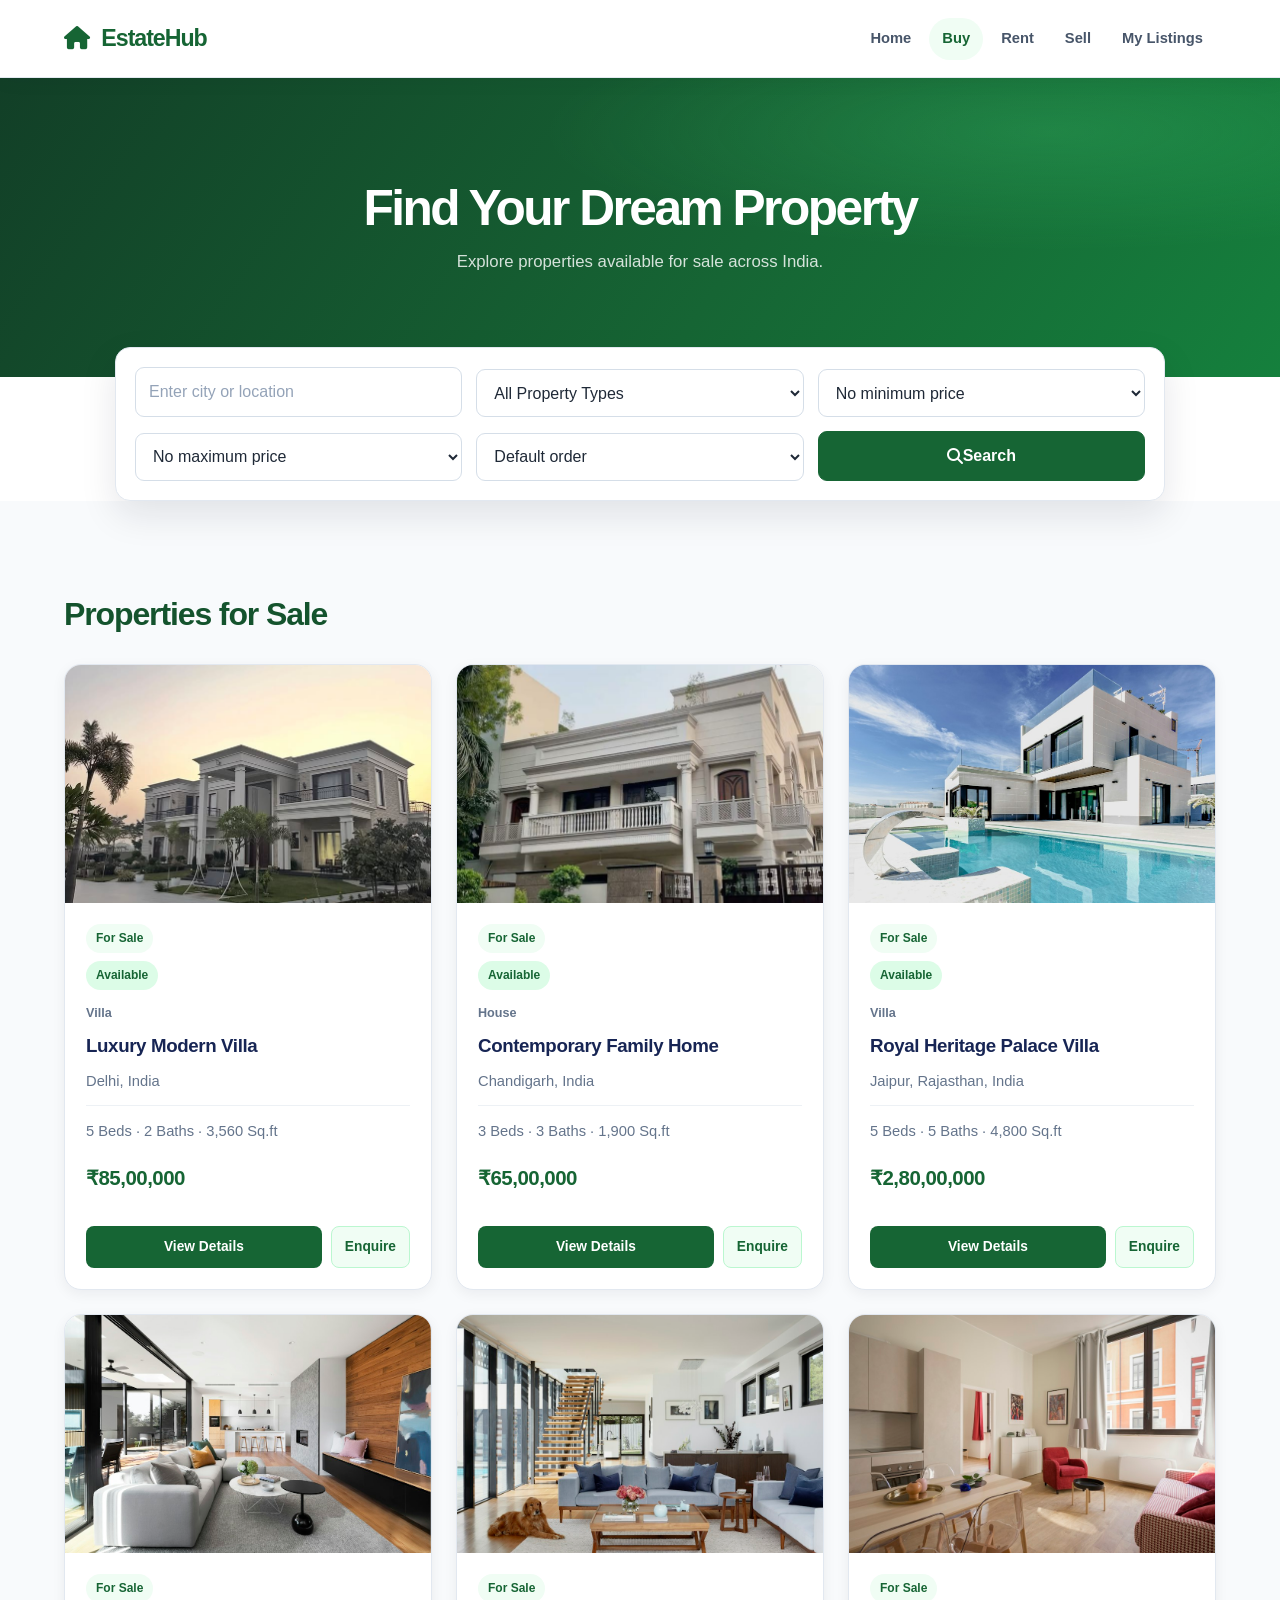
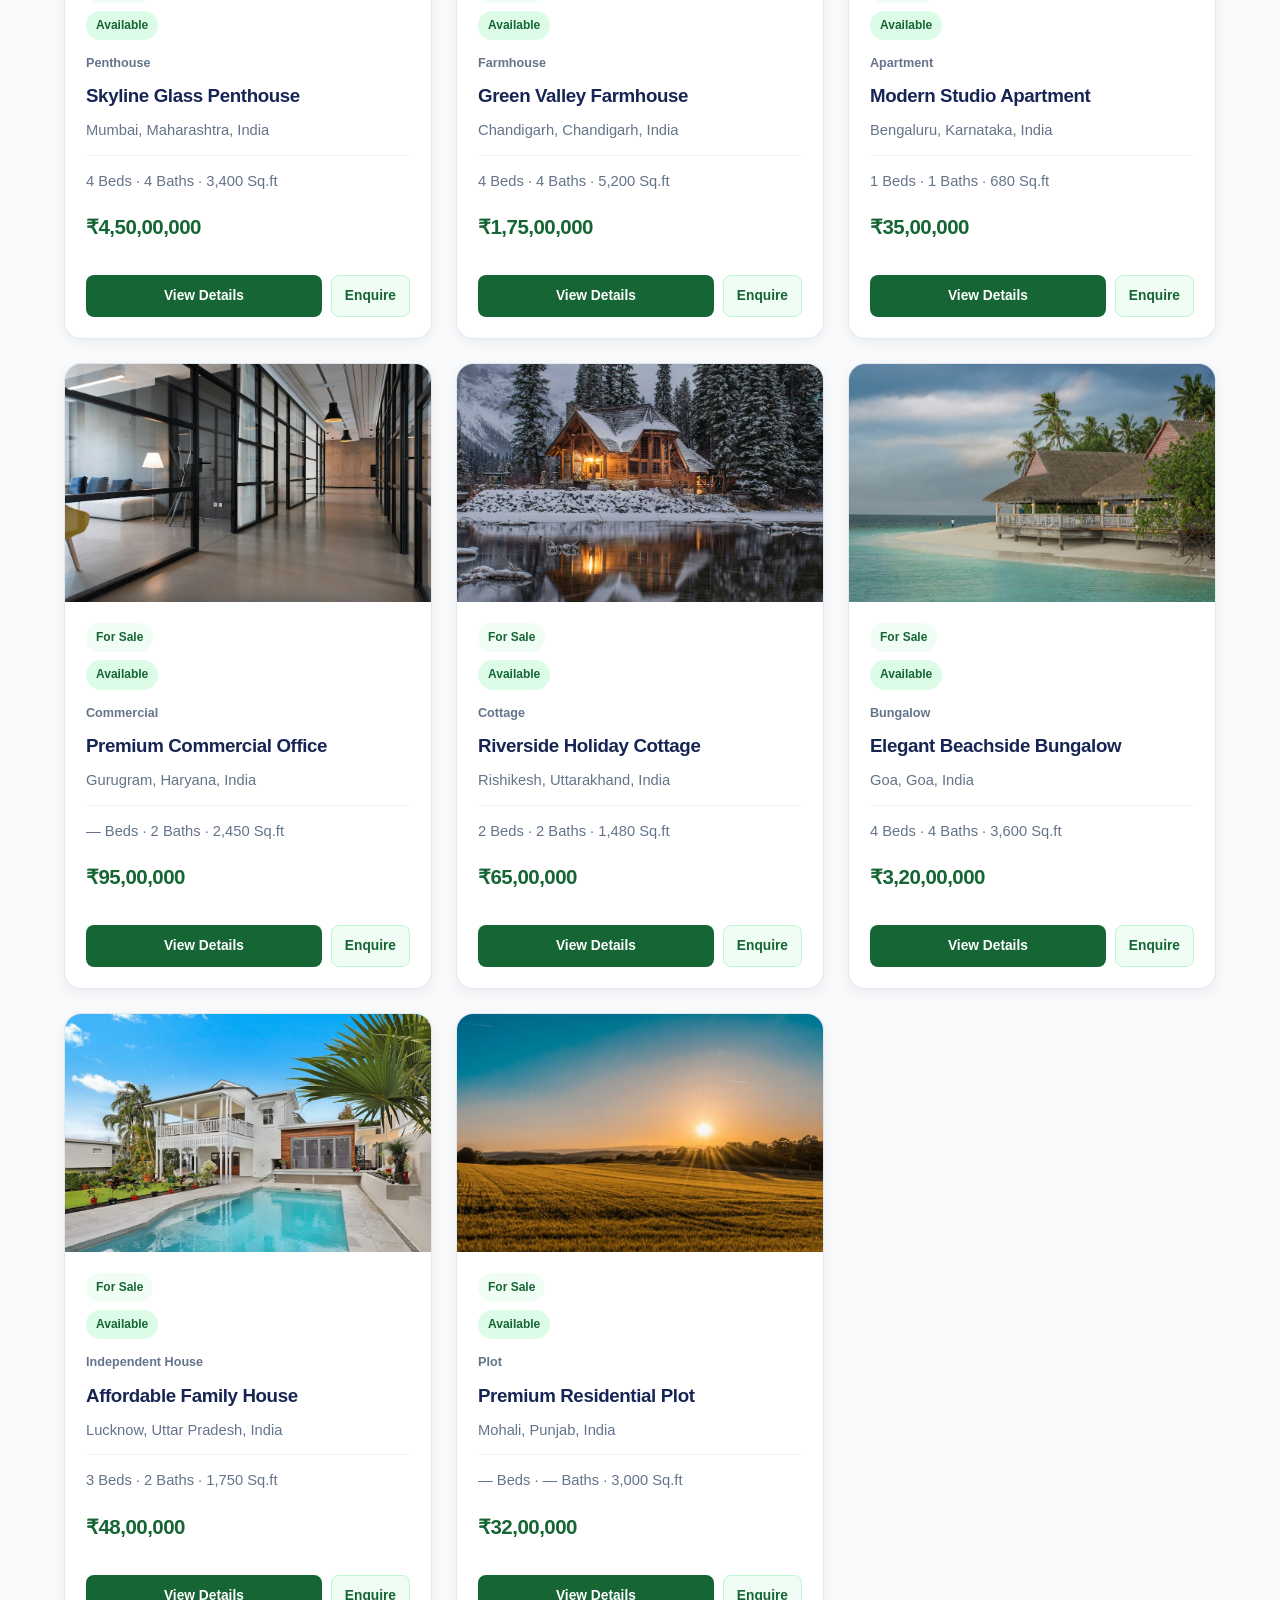
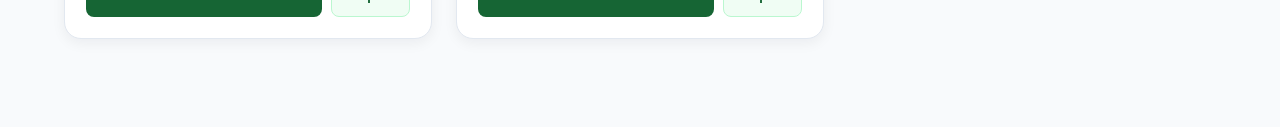
<file: EstateHub-Complete-Frontend/EstateHub/project/buy.html>
<!DOCTYPE html>
<html lang="en">
<head>
    <meta charset="UTF-8">
    <meta name="viewport" content="width=device-width, initial-scale=1.0">
    <title>Buy Properties | EstateHub</title>
    <link rel="stylesheet" href="css.css">
    <link rel="stylesheet" href="https://cdnjs.cloudflare.com/ajax/libs/font-awesome/6.7.2/css/all.min.css">
</head>
<body>
    <header class="navbar">
        <h2 class="logo">
            <i class="fa-solid fa-house"></i> EstateHub
        </h2>

        <nav aria-label="Main navigation">
            <ul>
                <li><a href="index.html">Home</a></li>
                <li><a href="buy.html" aria-current="page">Buy</a></li>
                <li><a href="rent.html">Rent</a></li>
                <li><a href="sell.html">Sell</a></li>
                <li><a href="listings.html">My Listings</a></li>
            </ul>
        </nav>
    </header>

    <section class="page-banner">
        <h1>Find Your Dream Property</h1>
        <p>Explore properties available for sale across India.</p>
    </section>

    <section class="page-search" aria-label="Search properties for sale">
        <input type="text" id="buy-location" placeholder="Enter city or location"
            aria-label="City or location">

        <select id="buy-type" aria-label="Property type">
            <option value="">All Property Types</option>
            <option value="house">House</option>
            <option value="villa">Villa</option>
            <option value="apartment">Apartment</option>
            <option value="penthouse">Penthouse</option>
            <option value="farmhouse">Farmhouse</option>
            <option value="cottage">Cottage</option>
            <option value="bungalow">Bungalow</option>
            <option value="independent-house">Independent House</option>
            <option value="plot">Plot</option>
            <option value="commercial">Commercial</option>
        </select>

        <select id="buy-min-price" aria-label="Minimum price">
            <option value="">No minimum price</option>
            <option value="1000000">₹10 Lakh</option>
            <option value="5000000">₹50 Lakh</option>
            <option value="10000000">₹1 Crore</option>
            <option value="20000000">₹2 Crore</option>
            <option value="30000000">₹3 Crore</option>
            <option value="50000000">₹5 Crore</option>
        </select>

        <select id="buy-max-price" aria-label="Maximum price">
            <option value="">No maximum price</option>
            <option value="5000000">₹50 Lakh</option>
            <option value="10000000">₹1 Crore</option>
            <option value="20000000">₹2 Crore</option>
            <option value="30000000">₹3 Crore</option>
            <option value="50000000">₹5 Crore</option>
        </select>

        <select id="buy-sort" aria-label="Sort properties">
            <option value="default">Default order</option>
            <option value="price-low">Price: Low to High</option>
            <option value="price-high">Price: High to Low</option>
        </select>

        <button type="button" id="buy-search-btn">
            <i class="fa-solid fa-magnifying-glass"></i> Search
        </button>
    </section>

    <section class="buy-properties">
        <h2>Properties for Sale</h2>
        <div id="buy-property-list" class="property-grid">
            <p>Properties will appear here.</p>
        </div>
    </section>

    <script src="browse.js"></script>
</body>
</html>
</file>
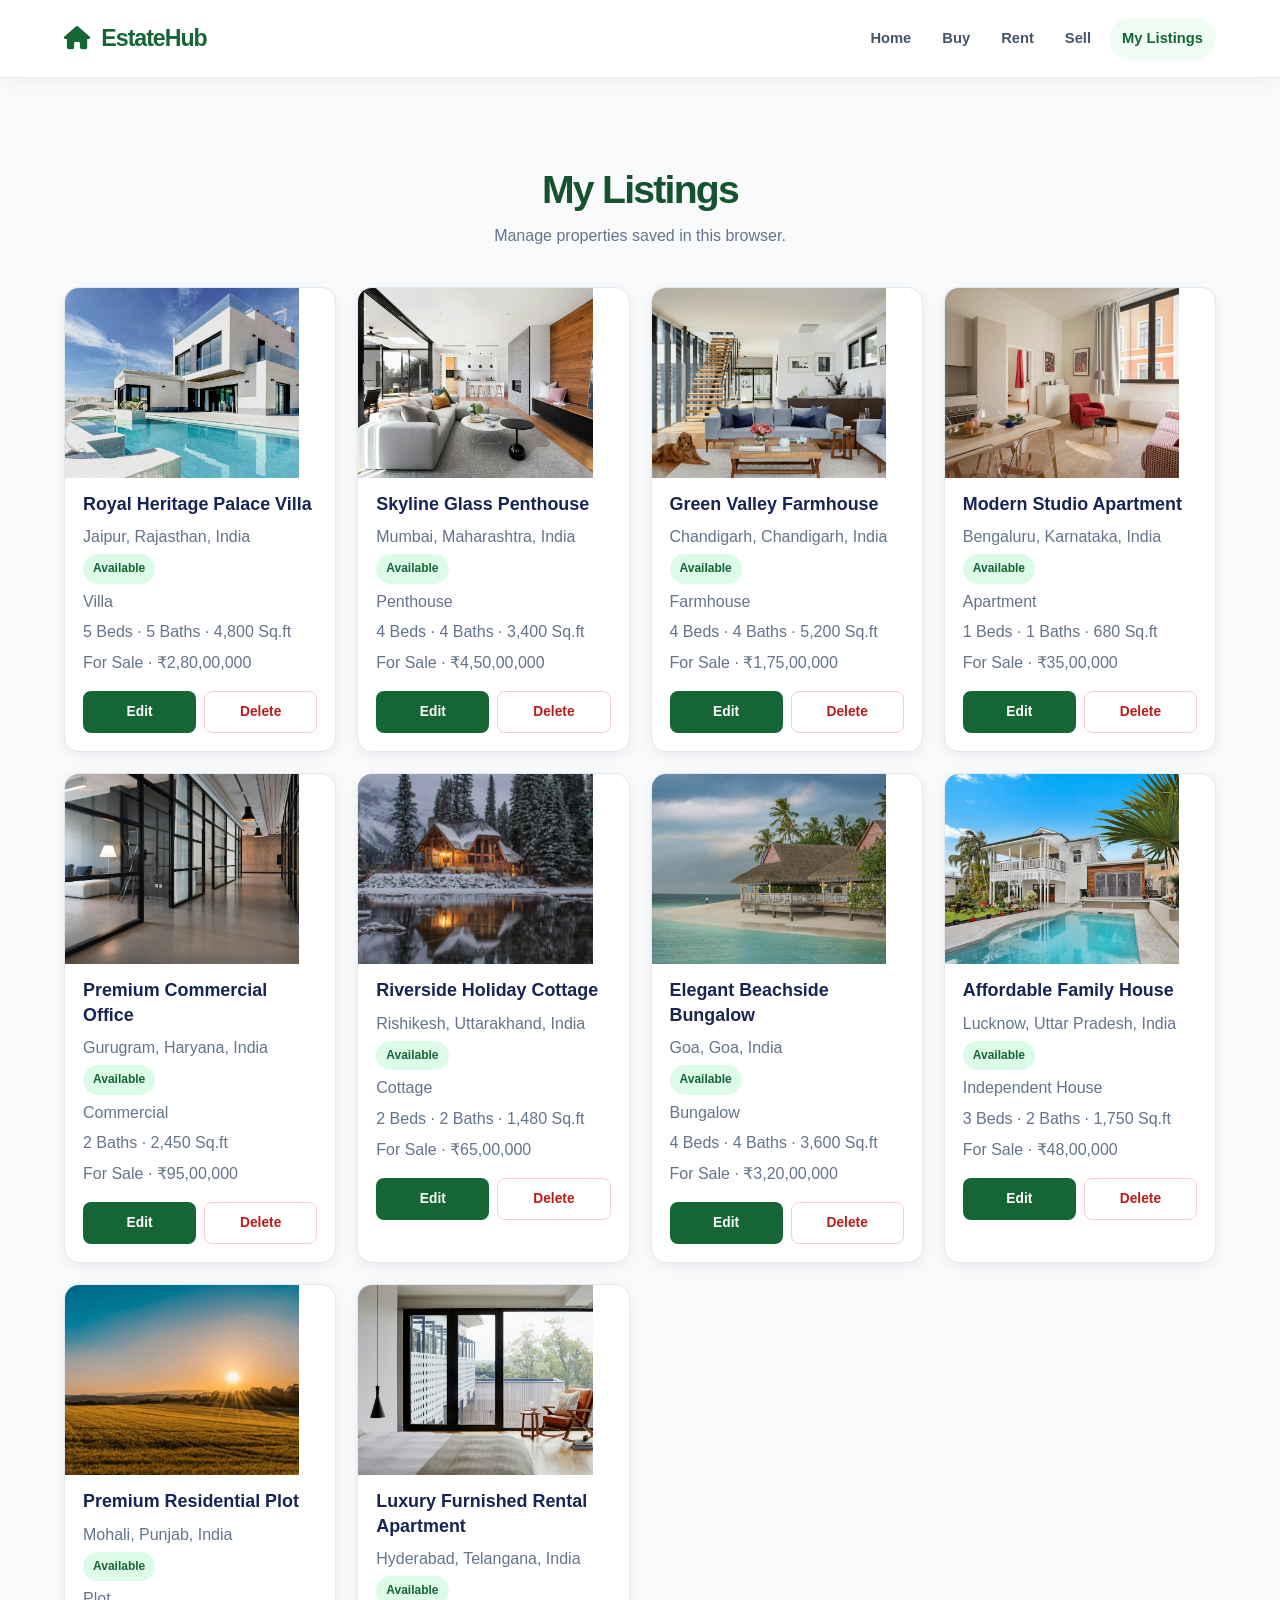
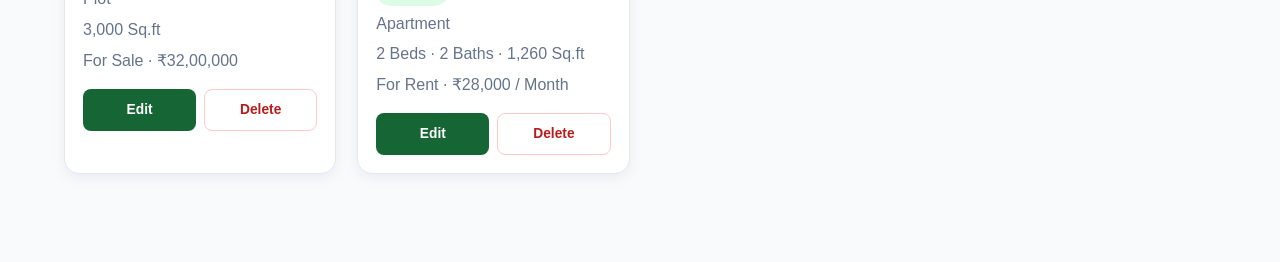
<file: EstateHub-Complete-Frontend/EstateHub/project/listings.html>
<!DOCTYPE html>
<html lang="en">
<head>
    <meta charset="UTF-8">
    <meta name="viewport" content="width=device-width, initial-scale=1.0">
    <title>My Listings | EstateHub</title>
    <link rel="stylesheet" href="css.css">
    <link rel="stylesheet" href="https://cdnjs.cloudflare.com/ajax/libs/font-awesome/6.7.2/css/all.min.css">
</head>
<body>
    <header class="navbar">
        <h2 class="logo"><i class="fa-solid fa-house"></i> EstateHub</h2>
        <nav aria-label="Main navigation">
            <ul>
                <li><a href="index.html">Home</a></li>
                <li><a href="buy.html">Buy</a></li>
                <li><a href="rent.html">Rent</a></li>
                <li><a href="sell.html">Sell</a></li>
                <li><a href="listings.html" aria-current="page">My Listings</a></li>
            </ul>
        </nav>
    </header>

    <main>
        <section class="my-listings-section">
            <div class="section-heading">
                <h1>My Listings</h1>
                <p>Manage properties saved in this browser.</p>
            </div>
            <p id="listings-status" role="status" aria-live="polite"></p>
            <div id="my-properties-container" class="my-properties-list"></div>
        </section>

        <section class="add-property-section" id="edit-listing-section" hidden>
            <div class="section-heading">
                <h2>Edit Listing</h2>
            </div>
            <form id="edit-listing-form">
                <input type="text" id="edit-title" placeholder="Property Name" required>
                <input type="text" id="edit-location" placeholder="Property Location" required>
                <input type="text" id="edit-country" placeholder="Country" required>
                <input type="number" id="edit-price" placeholder="Price (₹)" min="1" step="any" required>
                <select id="edit-listing-type" required>
                    <option value="sale">For Sale</option>
                    <option value="rent">For Rent</option>
                </select>
                <select id="edit-type" required>
                    <option value="house">House</option>
                    <option value="apartment">Apartment</option>
                    <option value="villa">Villa</option>
                    <option value="penthouse">Penthouse</option>
                    <option value="farmhouse">Farmhouse</option>
                    <option value="cottage">Cottage</option>
                    <option value="bungalow">Bungalow</option>
                    <option value="independent-house">Independent House</option>
                    <option value="plot">Plot</option>
                    <option value="commercial">Commercial</option>
                </select>
                <input type="number" id="edit-beds" placeholder="Bedrooms" min="0" step="1" required>
                <input type="number" id="edit-baths" placeholder="Bathrooms" min="0" step="1" required>
                <input type="number" id="edit-area" placeholder="Area in Sq.ft" min="1" step="any" required>
                <button type="submit">Save Changes</button>
                <button type="button" id="cancel-edit-listing">Cancel</button>
            </form>
        </section>
    </main>
    <script src="browse.js"></script>
    <script src="listings.js"></script>
</body>
</html>
</file>
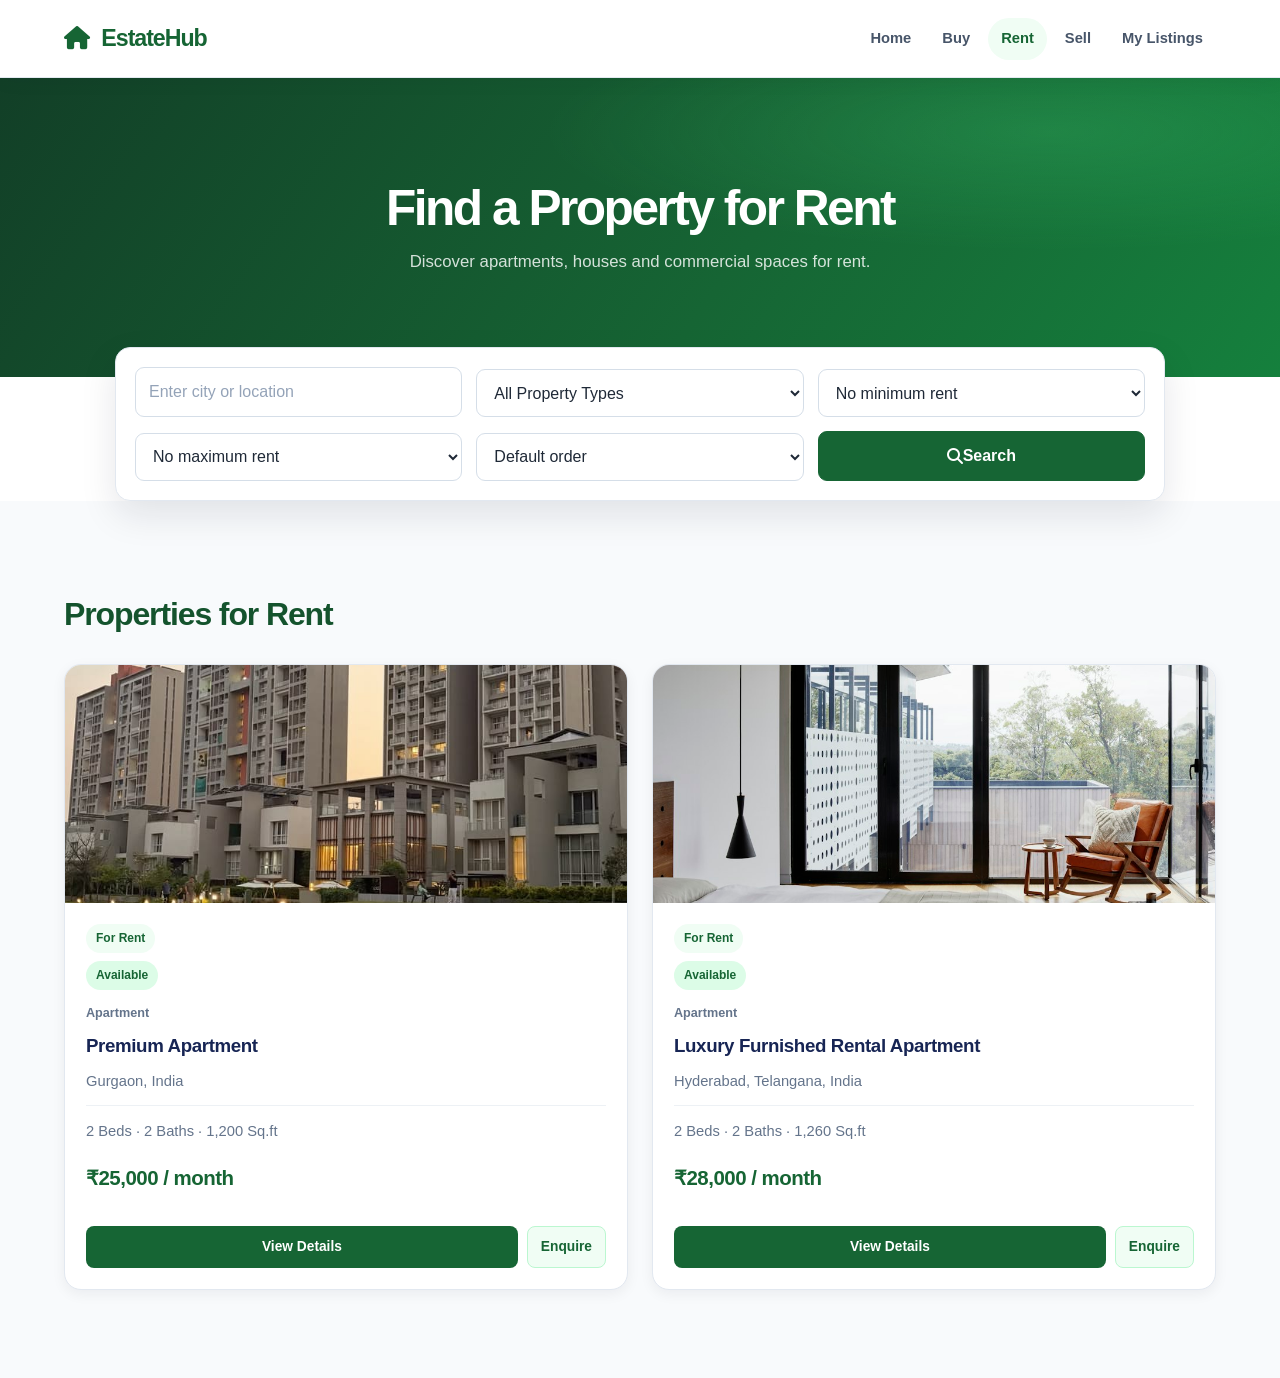
<file: EstateHub-Complete-Frontend/EstateHub/project/rent.html>
<!DOCTYPE html>
<html lang="en">
<head>
    <meta charset="UTF-8">
    <meta name="viewport" content="width=device-width, initial-scale=1.0">
    <title>Rent Properties | EstateHub</title>
    <link rel="stylesheet" href="css.css">
    <link rel="stylesheet" href="https://cdnjs.cloudflare.com/ajax/libs/font-awesome/6.7.2/css/all.min.css">
</head>
<body>
    <header class="navbar">
        <h2 class="logo">
            <i class="fa-solid fa-house"></i> EstateHub
        </h2>

        <nav aria-label="Main navigation">
            <ul>
                <li><a href="index.html">Home</a></li>
                <li><a href="buy.html">Buy</a></li>
                <li><a href="rent.html" aria-current="page">Rent</a></li>
                <li><a href="sell.html">Sell</a></li>
                <li><a href="listings.html">My Listings</a></li>
            </ul>
        </nav>
    </header>

    <section class="page-banner">
        <h1>Find a Property for Rent</h1>
        <p>Discover apartments, houses and commercial spaces for rent.</p>
    </section>

    <section class="page-search" aria-label="Search rental properties">
        <input type="text" id="rent-location" placeholder="Enter city or location"
            aria-label="City or location">

        <select id="rent-type" aria-label="Property type">
            <option value="">All Property Types</option>
            <option value="house">House</option>
            <option value="villa">Villa</option>
            <option value="apartment">Apartment</option>
            <option value="penthouse">Penthouse</option>
            <option value="farmhouse">Farmhouse</option>
            <option value="cottage">Cottage</option>
            <option value="bungalow">Bungalow</option>
            <option value="independent-house">Independent House</option>
            <option value="plot">Plot</option>
            <option value="commercial">Commercial</option>
        </select>

        <select id="rent-min-price" aria-label="Minimum monthly rent">
            <option value="">No minimum rent</option>
            <option value="10000">₹10,000 / month</option>
            <option value="20000">₹20,000 / month</option>
            <option value="30000">₹30,000 / month</option>
            <option value="50000">₹50,000 / month</option>
        </select>

        <select id="rent-max-price" aria-label="Maximum monthly rent">
            <option value="">No maximum rent</option>
            <option value="20000">₹20,000 / month</option>
            <option value="30000">₹30,000 / month</option>
            <option value="50000">₹50,000 / month</option>
            <option value="100000">₹1 Lakh / month</option>
        </select>

        <select id="rent-sort" aria-label="Sort rental properties">
            <option value="default">Default order</option>
            <option value="price-low">Rent: Low to High</option>
            <option value="price-high">Rent: High to Low</option>
        </select>

        <button type="button" id="rent-search-btn">
            <i class="fa-solid fa-magnifying-glass"></i> Search
        </button>
    </section>

    <section class="buy-properties">
        <h2>Properties for Rent</h2>
        <div id="rent-property-list" class="property-grid">
            <p>Rental properties will appear here.</p>
        </div>
    </section>

    <script src="browse.js"></script>
</body>
</html>
</file>
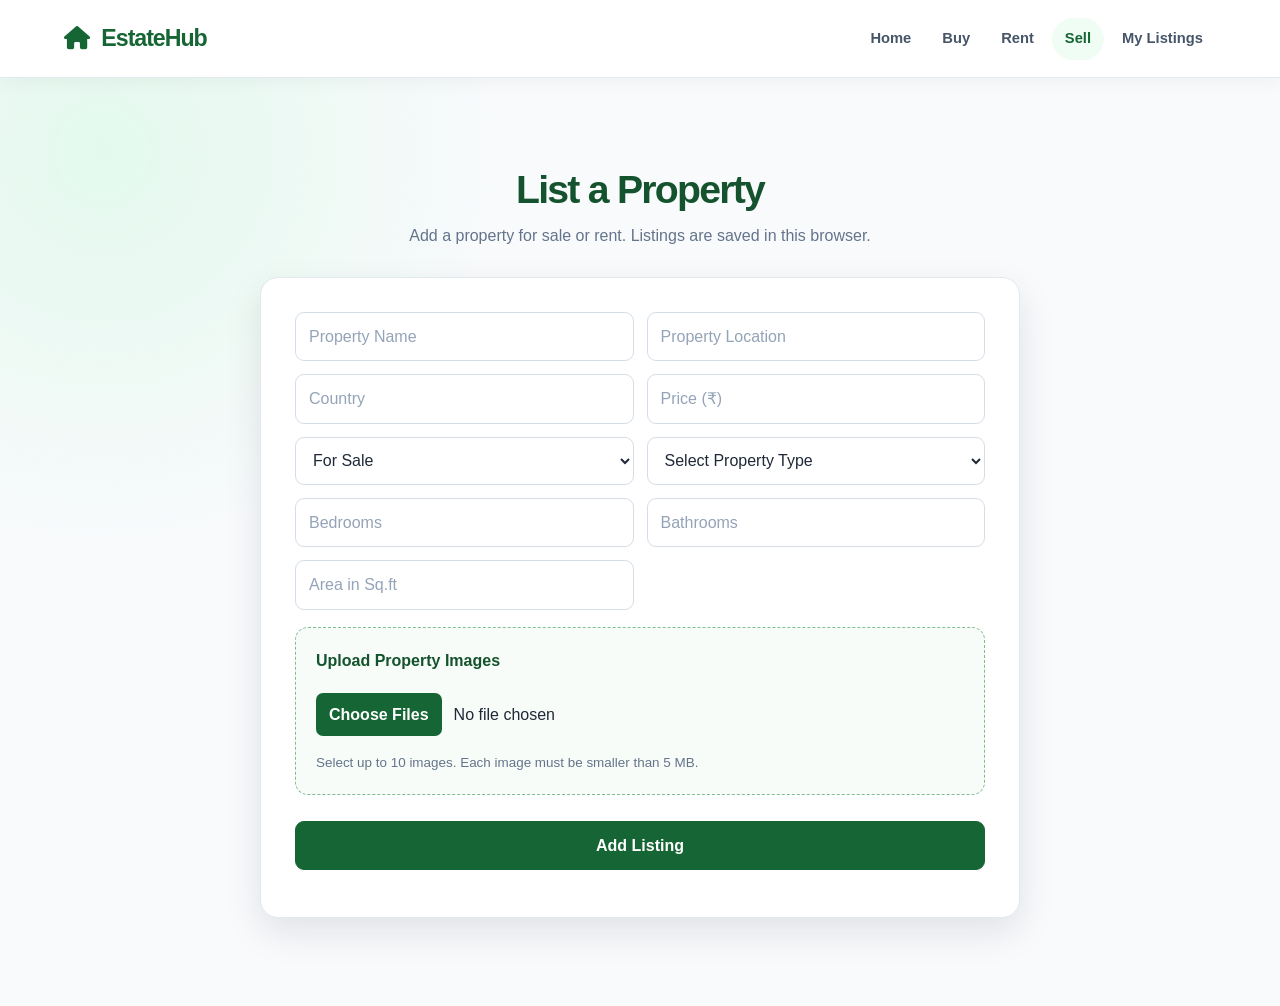
<file: EstateHub-Complete-Frontend/EstateHub/project/sell.html>
<!DOCTYPE html>
<html lang="en">
<head>
    <meta charset="UTF-8">
    <meta name="viewport" content="width=device-width, initial-scale=1.0">
    <title>Sell a Property | EstateHub</title>
    <link rel="stylesheet" href="css.css">
    <link rel="stylesheet" href="https://cdnjs.cloudflare.com/ajax/libs/font-awesome/6.7.2/css/all.min.css">
</head>
<body>
    <header class="navbar">
        <h2 class="logo"><i class="fa-solid fa-house"></i> EstateHub</h2>
        <nav aria-label="Main navigation">
            <ul>
                <li><a href="index.html">Home</a></li>
                <li><a href="buy.html">Buy</a></li>
                <li><a href="rent.html">Rent</a></li>
                <li><a href="sell.html" aria-current="page">Sell</a></li>
                <li><a href="listings.html">My Listings</a></li>
            </ul>
        </nav>
    </header>

    <main>
        <section class="add-property-section">
            <div class="section-heading">
                <h2>List a Property</h2>
                <p>Add a property for sale or rent. Listings are saved in this browser.</p>
            </div>

            <form id="add-property-form">
                <input type="text" id="new-title" placeholder="Property Name" required>
                <input type="text" id="new-location" placeholder="Property Location" required>
                <input type="text" id="new-country" placeholder="Country" required>
                <input type="number" id="new-price" placeholder="Price (₹)" min="1" step="any" required>

                <select id="new-listing-type" required>
                    <option value="sale">For Sale</option>
                    <option value="rent">For Rent</option>
                </select>

                <select id="new-type" required>
                    <option value="">Select Property Type</option>
                    <option value="house">House</option>
                    <option value="apartment">Apartment</option>
                    <option value="villa">Villa</option>
                    <option value="penthouse">Penthouse</option>
                    <option value="farmhouse">Farmhouse</option>
                    <option value="cottage">Cottage</option>
                    <option value="bungalow">Bungalow</option>
                    <option value="independent-house">Independent House</option>
                    <option value="plot">Plot</option>
                    <option value="commercial">Commercial</option>
                </select>

                <input type="number" id="new-beds" placeholder="Bedrooms" min="0" step="1" required>
                <input type="number" id="new-baths" placeholder="Bathrooms" min="0" step="1" required>
                <input type="number" id="new-area" placeholder="Area in Sq.ft" min="1" step="any" required>

                <div class="property-image-upload">
                    <label for="property-images">Upload Property Images</label>
                    <input type="file" id="property-images" accept="image/*" multiple required>
                    <p>Select up to 10 images. Each image must be smaller than 5 MB.</p>
                </div>
                <div id="image-preview-container" aria-label="Selected image previews" aria-live="polite"></div>

                <button type="submit">Add Listing</button>
                <p id="sell-status" role="status" aria-live="polite"></p>
            </form>
        </section>
    </main>
    <script src="browse.js"></script>
    <script src="sell.js"></script>
</body>
</html>
</file>
<file: EstateHub-Complete-Frontend/EstateHub/project/css.css>
:root {
    color-scheme: light;
    --green-900: #14532d;
    --green-800: #166534;
    --green-700: #15803d;
    --green-100: #dcfce7;
    --green-50: #f0fdf4;
    --ink: #1f2937;
    --muted: #64748b;
    --line: #e2e8f0;
    --surface: #ffffff;
    --canvas: #f8fafc;
    --shadow-sm: 0 4px 14px rgba(15, 23, 42, 0.06);
    --shadow-md: 0 14px 36px rgba(15, 23, 42, 0.1);
    --radius-md: 14px;
    --radius-lg: 20px;
}

* {
    box-sizing: border-box;
}

html {
    scroll-behavior: smooth;
    scroll-padding-top: 96px;
}

body {
    min-width: 320px;
    margin: 0;
    color: var(--ink);
    background: var(--surface);
    font-family: Inter, "Segoe UI", Arial, sans-serif;
    font-size: 16px;
    line-height: 1.6;
    -webkit-font-smoothing: antialiased;
}

[hidden] {
    display: none;
}

img {
    max-width: 100%;
}

button,
input,
select,
textarea {
    font: inherit;
}

button,
a,
input,
select,
textarea {
    -webkit-tap-highlight-color: transparent;
}

button {
    cursor: pointer;
}

button:focus-visible,
a:focus-visible,
input:focus-visible,
select:focus-visible,
textarea:focus-visible {
    outline: 3px solid rgba(21, 128, 61, 0.28);
    outline-offset: 3px;
}

/* Shared navigation */
.navbar {
    position: sticky;
    top: 0;
    z-index: 50;
    display: flex;
    align-items: center;
    justify-content: space-between;
    gap: 24px;
    min-height: 78px;
    padding: 14px clamp(20px, 5vw, 76px);
    background: rgba(255, 255, 255, 0.96);
    border-bottom: 1px solid rgba(226, 232, 240, 0.9);
    box-shadow: 0 4px 18px rgba(15, 23, 42, 0.045);
    backdrop-filter: blur(14px);
}

.logo,
.brand {
    flex: 0 0 auto;
    margin: 0;
    color: var(--green-800);
    font-size: 1.45rem;
    font-weight: 750;
    letter-spacing: -0.045em;
    text-decoration: none;
    white-space: nowrap;
}

.logo i {
    margin-right: 7px;
}

.navbar nav {
    display: flex;
    align-items: center;
    margin-left: auto;
}

.navbar > ul,
.navbar nav ul {
    display: flex;
    align-items: center;
    justify-content: flex-end;
    flex-wrap: wrap;
    gap: 5px;
    margin: 0;
    padding: 0;
    list-style: none;
}

.navbar li a {
    display: inline-flex;
    align-items: center;
    min-height: 42px;
    padding: 9px 13px;
    border-radius: 999px;
    color: #475569;
    font-size: 0.92rem;
    font-weight: 600;
    text-decoration: none;
    transition: color 180ms ease, background-color 180ms ease;
}

.navbar li a:hover,
.navbar li a:focus-visible,
.navbar li a[aria-current="page"] {
    color: var(--green-800);
    background: var(--green-50);
}

/* Homepage */
.hero {
    position: relative;
    display: flex;
    min-height: clamp(460px, 55vw, 660px);
    align-items: center;
    justify-content: flex-start;
    overflow: hidden;
    padding: 72px clamp(24px, 9vw, 140px);
    color: #fff;
    background:
        linear-gradient(90deg, rgba(10, 28, 20, 0.78) 0%, rgba(10, 28, 20, 0.52) 48%, rgba(10, 28, 20, 0.1) 100%),
        url("../image/pp%20image%201.jpeg") center 48% / cover no-repeat;
}

.hero-content {
    width: min(680px, 100%);
}

.hero-content h1 {
    max-width: 650px;
    margin: 0 0 18px;
    font-size: clamp(2.65rem, 6vw, 5.1rem);
    font-weight: 750;
    letter-spacing: -0.06em;
    line-height: 1.04;
    text-wrap: balance;
}

.hero-content p {
    max-width: 520px;
    margin: 0 0 30px;
    color: rgba(255, 255, 255, 0.86);
    font-size: clamp(1.05rem, 2vw, 1.25rem);
}

.hero-content .explore-properties-button,
.hero-content button {
    display: inline-flex;
    min-height: 52px;
    align-items: center;
    justify-content: center;
    padding: 13px 24px;
    border: 1px solid var(--green-700);
    border-radius: 10px;
    color: #fff;
    background: var(--green-700);
    box-shadow: 0 8px 18px rgba(4, 35, 18, 0.2);
    font-size: 0.98rem;
    font-weight: 700;
    text-decoration: none;
    transition: transform 180ms ease, background-color 180ms ease, box-shadow 180ms ease;
}

.hero-content .explore-properties-button:hover,
.hero-content .explore-properties-button:focus-visible {
    transform: translateY(-2px);
    border-color: #16a34a;
    background: #16a34a;
    box-shadow: 0 12px 24px rgba(4, 35, 18, 0.28);
}

.search-section {
    position: relative;
    z-index: 2;
    padding: 0 clamp(20px, 5vw, 76px);
    background: var(--canvas);
}

.search-box {
    display: grid;
    grid-template-columns: repeat(4, minmax(0, 1fr)) auto auto;
    align-items: end;
    gap: 15px;
    width: min(1280px, 100%);
    margin: -44px auto 0;
    padding: 22px;
    border: 1px solid rgba(226, 232, 240, 0.9);
    border-radius: var(--radius-lg);
    background: var(--surface);
    box-shadow: var(--shadow-md);
}

.search-field {
    min-width: 0;
}

.search-field label,
.mortgage-box label {
    display: block;
    margin: 0 0 7px;
    color: #334155;
    font-size: 0.84rem;
    font-weight: 700;
}

.search-field input,
.search-field select,
.page-search input,
.page-search select,
.mortgage-box input,
#inquiry-form input,
#inquiry-form select,
#inquiry-form textarea,
#add-property-form input,
#add-property-form select,
#edit-listing-form input,
#edit-listing-form select,
.inquiry-status-select,
.inquiry-filters select,
#edit-property-form input,
#edit-property-form select {
    width: 100%;
    min-width: 0;
    min-height: 48px;
    padding: 11px 13px;
    border: 1px solid #d5dee8;
    border-radius: 9px;
    color: var(--ink);
    background: #fff;
    transition: border-color 180ms ease, box-shadow 180ms ease;
}

.search-field input::placeholder,
.page-search input::placeholder,
#add-property-form input::placeholder,
#edit-listing-form input::placeholder {
    color: #94a3b8;
}

.search-field input:focus,
.search-field select:focus,
.page-search input:focus,
.page-search select:focus,
.mortgage-box input:focus,
#inquiry-form input:focus,
#inquiry-form select:focus,
#inquiry-form textarea:focus,
#add-property-form input:focus,
#add-property-form select:focus,
#edit-listing-form input:focus,
#edit-listing-form select:focus,
.inquiry-status-select:focus,
.inquiry-filters select:focus,
#edit-property-form input:focus,
#edit-property-form select:focus {
    border-color: var(--green-700);
    outline: none;
    box-shadow: 0 0 0 3px rgba(21, 128, 61, 0.12);
}

.search-btn,
.page-search button,
#calculate-emi,
#inquiry-form button,
#contact-realtor-btn,
#clear-comparison,
#add-property-form button,
#edit-listing-form button,
#edit-property-form button {
    display: inline-flex;
    min-height: 48px;
    align-items: center;
    justify-content: center;
    padding: 11px 20px;
    border: 1px solid var(--green-800);
    border-radius: 9px;
    color: #fff;
    background: var(--green-800);
    font-weight: 700;
    text-align: center;
    transition: transform 180ms ease, background-color 180ms ease, box-shadow 180ms ease;
}

.search-btn:hover,
.page-search button:hover,
#calculate-emi:hover,
#inquiry-form button:hover,
#contact-realtor-btn:hover,
#clear-comparison:hover,
#add-property-form button:hover,
#edit-listing-form button:hover,
#edit-property-form button:hover {
    transform: translateY(-1px);
    border-color: var(--green-900);
    background: var(--green-900);
    box-shadow: 0 7px 16px rgba(20, 83, 45, 0.16);
}

.clear-btn {
    min-height: 48px;
    padding: 11px 17px;
    border: 1px solid var(--line);
    border-radius: 9px;
    color: #475569;
    background: #f8fafc;
    font-weight: 650;
    transition: border-color 180ms ease, color 180ms ease, background-color 180ms ease;
}

.clear-btn:hover {
    border-color: #cbd5e1;
    color: var(--ink);
    background: #f1f5f9;
}

.sorting-box {
    display: flex;
    align-items: center;
    justify-content: flex-end;
    gap: 12px;
    width: min(1280px, 100%);
    margin: 0 auto;
    padding: 16px 2px 6px;
}

.sorting-box label {
    color: var(--muted);
    font-size: 0.9rem;
    font-weight: 600;
}

.sorting-box select {
    min-height: 42px;
    padding: 8px 12px;
    border: 1px solid var(--line);
    border-radius: 8px;
    color: #334155;
    background: #fff;
}

.featured-properties,
.favourites-section,
.comparison-section,
.inquiries-dashboard,
.dashboard-section,
.my-inquiries-section,
.buy-properties,
.my-listings-section {
    padding: clamp(52px, 7vw, 88px) clamp(20px, 5vw, 76px);
}

.featured-properties,
.buy-properties,
.my-listings-section {
    background: var(--canvas);
}

.section-heading {
    width: min(720px, 100%);
    margin: 0 auto 38px;
    text-align: center;
}

.section-heading h1,
.section-heading h2 {
    margin: 0 0 10px;
    color: var(--green-900);
    font-size: clamp(1.8rem, 3.5vw, 2.45rem);
    font-weight: 740;
    letter-spacing: -0.045em;
    line-height: 1.2;
    text-wrap: balance;
}

.section-heading p {
    margin: 5px 0 0;
    color: var(--muted);
}

.property-count {
    color: var(--green-700) !important;
    font-size: 0.92rem;
    font-weight: 700;
}

.property-container,
.favourites-container,
.property-grid {
    display: grid;
    grid-template-columns: repeat(auto-fit, minmax(min(100%, 290px), 1fr));
    gap: 24px;
    width: min(1280px, 100%);
    margin: 0 auto;
}

.property-card,
.browse-property-card {
    min-width: 0;
    overflow: hidden;
    border: 1px solid var(--line);
    border-radius: 17px;
    background: var(--surface);
    box-shadow: var(--shadow-sm);
    transition: transform 220ms ease, box-shadow 220ms ease, border-color 220ms ease;
}

.property-card:hover,
.browse-property-card:hover {
    transform: translateY(-5px);
    border-color: #cbd5e1;
    box-shadow: var(--shadow-md);
}

.property-card > img,
.browse-card-image,
.browse-property-card > img {
    display: block;
    width: 100%;
    height: 238px;
    object-fit: cover;
    background: #e2e8f0;
}

.property-info,
.browse-property-info {
    display: flex;
    min-width: 0;
    flex-direction: column;
    align-items: flex-start;
    padding: 21px;
}

.property-type,
.browse-property-tag {
    display: inline-flex;
    align-items: center;
    padding: 5px 10px;
    border-radius: 999px;
    color: var(--green-800);
    background: var(--green-50);
    font-size: 0.75rem;
    font-weight: 750;
}

.property-category,
.browse-property-category {
    margin-top: 7px;
    color: #64748b;
    font-size: 0.79rem;
    font-weight: 650;
}

.property-info h3 {
    margin-top: 7px;
}

.browse-property-status,
.my-property-status {
    display: inline-flex;
    align-items: center;
    padding: 5px 10px;
    border-radius: 999px;
    color: #166534;
    background: #dcfce7;
    font-size: 0.75rem;
    font-weight: 700;
}

.browse-property-status {
    margin-top: 2px;
}

.property-info h3,
.browse-property-info h3 {
    margin: 11px 0 7px;
    color: #172554;
    font-size: 1.17rem;
    font-weight: 700;
    letter-spacing: -0.02em;
    line-height: 1.35;
}

.property-info p,
.browse-property-info p {
    margin: 4px 0 10px;
    color: var(--muted);
    font-size: 0.92rem;
}

.property-info > h4,
.browse-property-price {
    margin: 3px 0 14px;
    color: var(--green-800);
    font-size: 1.28rem;
    font-weight: 750;
    letter-spacing: -0.025em;
}

.property-details,
.browse-property-specs {
    display: flex;
    width: 100%;
    flex-wrap: wrap;
    justify-content: space-between;
    gap: 9px 14px;
    padding-top: 14px;
    border-top: 1px solid #edf1f5;
    color: #64748b;
    font-size: 0.83rem;
}

.property-actions,
.browse-card-actions {
    display: flex;
    width: 100%;
    flex-wrap: wrap;
    gap: 9px;
    margin-top: 17px;
}

.property-actions button,
.browse-card-actions button,
.browse-contact-link,
.tour-btn,
.my-property-actions button {
    display: inline-flex;
    min-height: 42px;
    align-items: center;
    justify-content: center;
    padding: 9px 13px;
    border: 1px solid transparent;
    border-radius: 8px;
    font-size: 0.86rem;
    font-weight: 700;
    text-decoration: none;
    transition: transform 160ms ease, color 160ms ease, background-color 160ms ease, border-color 160ms ease;
}

.property-actions button:hover,
.browse-card-actions button:hover,
.browse-contact-link:hover,
.tour-btn:hover,
.my-property-actions button:hover {
    transform: translateY(-1px);
}

.view-btn,
.browse-card-actions button,
.tour-btn {
    flex: 1 1 auto;
    color: #fff;
    background: var(--green-800);
}

.view-btn:hover,
.browse-card-actions button:hover,
.tour-btn:hover {
    background: var(--green-900);
}

.save-btn {
    width: 43px;
    flex: 0 0 43px;
    color: var(--green-800);
    background: #fff;
    border-color: #bbf7d0 !important;
    font-size: 1rem;
}

.save-btn:hover,
.save-btn[aria-pressed="true"] {
    color: #b91c1c;
    background: #fff1f2;
    border-color: #fecdd3 !important;
}

.compare-btn,
.browse-contact-link {
    color: var(--green-800);
    background: var(--green-50);
    border-color: #bbf7d0 !important;
}

.compare-btn:hover,
.compare-btn.is-selected {
    color: #fff;
    background: var(--green-800);
    border-color: var(--green-800) !important;
}

.delete-btn,
.delete-property-btn,
.delete-inquiry-btn {
    color: #b91c1c;
    background: #fff;
    border-color: #fecaca !important;
}

.delete-btn:hover,
.delete-property-btn:hover,
.delete-inquiry-btn:hover {
    color: #fff;
    background: #b91c1c;
    border-color: #b91c1c !important;
}

.favourites-section {
    background: #f4fbf6;
}

.favourites-container > p,
.browse-empty-state {
    grid-column: 1 / -1;
    margin: 0;
    padding: 26px;
    border: 1px dashed #bbd9c4;
    border-radius: 12px;
    color: var(--muted);
    background: #fff;
    text-align: center;
}

.remove-favourite-btn {
    width: 100%;
    min-height: 42px;
    margin-top: 16px;
    border: 1px solid #fecaca;
    border-radius: 8px;
    color: #b91c1c;
    background: #fff;
    font-weight: 700;
    transition: color 160ms ease, background-color 160ms ease;
}

.remove-favourite-btn:hover {
    color: #fff;
    background: #b91c1c;
}

/* Property comparison */
.comparison-section {
    background: #fff;
    text-align: center;
}

#comparison-container {
    width: min(1120px, 100%);
    margin: 0 auto 24px;
    overflow-x: auto;
    border: 1px solid var(--line);
    border-radius: 13px;
    background: #fff;
    box-shadow: var(--shadow-sm);
}

#comparison-container:empty {
    border: 0;
    box-shadow: none;
}

#comparison-container table {
    width: 100%;
    border-collapse: collapse;
    text-align: left;
}

#comparison-container th,
#comparison-container td {
    min-width: 145px;
    padding: 15px 17px;
    border-bottom: 1px solid var(--line);
}

#comparison-container th {
    color: var(--green-900);
    background: var(--green-50);
    font-weight: 700;
}

#comparison-container tr:last-child th,
#comparison-container tr:last-child td {
    border-bottom: 0;
}

#clear-comparison {
    min-height: 44px;
}

/* Buy and rent pages */
.page-banner {
    position: relative;
    overflow: hidden;
    padding: clamp(58px, 8vw, 102px) 20px;
    color: #fff;
    background:
        radial-gradient(ellipse at 82% 18%, rgba(74, 222, 128, 0.2), transparent 34%),
        linear-gradient(125deg, #123f27, #166534 58%, #15803d);
    text-align: center;
}

.page-banner h1 {
    margin: 0 0 12px;
    font-size: clamp(2rem, 4vw, 3.1rem);
    font-weight: 750;
    letter-spacing: -0.05em;
    line-height: 1.14;
}

.page-banner p {
    margin: 0;
    color: rgba(255, 255, 255, 0.82);
    font-size: 1.05rem;
}

.page-search {
    position: relative;
    z-index: 1;
    display: grid;
    grid-template-columns: repeat(3, minmax(0, 1fr));
    align-items: end;
    gap: 14px;
    width: min(1050px, calc(100% - 40px));
    margin: -30px auto 0;
    padding: 19px;
    border: 1px solid var(--line);
    border-radius: 15px;
    background: #fff;
    box-shadow: var(--shadow-md);
}

.page-search button {
    min-width: 132px;
    grid-column: 3;
}

.buy-properties h2 {
    width: min(1280px, 100%);
    margin: 0 auto 24px;
    color: var(--green-900);
    font-size: clamp(1.65rem, 3vw, 2rem);
    letter-spacing: -0.035em;
}

.browse-property-card {
    display: flex;
    flex-direction: column;
}

.browse-property-info {
    flex: 1;
    gap: 6px;
}

.browse-property-info h3 {
    margin: 4px 0 2px;
}

.browse-property-info p {
    margin: 3px 0;
}

.browse-property-info .browse-property-price {
    margin-top: 9px;
}

.browse-card-actions {
    margin-top: auto;
    padding-top: 11px;
}

.browse-details-modal,
.property-modal,
.edit-modal {
    position: fixed;
    z-index: 1000;
    inset: 0;
    display: none;
    align-items: center;
    justify-content: center;
    overflow-y: auto;
    padding: 22px;
    background: rgba(15, 23, 42, 0.68);
    backdrop-filter: blur(5px);
}

.browse-details-modal.is-open {
    display: flex;
}

.browse-modal-panel,
.modal-content,
.edit-modal-content {
    position: relative;
    width: min(820px, 100%);
    max-height: min(92vh, 960px);
    overflow-y: auto;
    border: 1px solid rgba(255, 255, 255, 0.5);
    border-radius: 20px;
    background: #fff;
    box-shadow: 0 28px 80px rgba(15, 23, 42, 0.28);
    animation: modal-enter 200ms ease-out;
}

.browse-modal-panel > img {
    display: block;
    width: 100%;
    height: clamp(220px, 38vh, 370px);
    object-fit: cover;
    background: #e2e8f0;
}

.browse-modal-body {
    padding: 25px;
}

.browse-modal-body h2,
.modal-content h2,
.edit-modal-content h2 {
    margin: 0 0 8px;
    color: var(--green-900);
    font-size: clamp(1.35rem, 3vw, 1.8rem);
    letter-spacing: -0.035em;
}

.browse-modal-body p,
.modal-content > p {
    color: var(--muted);
}

.browse-modal-body h3 {
    color: var(--green-800);
}

.browse-modal-body #browse-modal-description {
    margin: 15px 0;
    color: #475569;
    line-height: 1.7;
}

.browse-modal-body #browse-modal-status,
.browse-modal-body #browse-modal-owner {
    margin: 7px 0;
    color: #475569;
    font-size: 0.9rem;
}

.browse-modal-body > div > strong {
    color: var(--green-900);
}

.browse-modal-body #browse-modal-amenities {
    display: grid;
    grid-template-columns: repeat(auto-fit, minmax(170px, 1fr));
    gap: 7px 18px;
    margin: 9px 0 16px;
    padding-left: 20px;
    color: #475569;
}

.modal-description {
    margin: 17px 0;
    color: #475569;
    line-height: 1.7;
}

.modal-extra-details {
    display: grid;
    grid-template-columns: repeat(2, minmax(0, 1fr));
    gap: 10px 18px;
    margin: 15px 0;
    padding: 16px;
    border: 1px solid var(--line);
    border-radius: 12px;
    background: var(--canvas);
}

.modal-extra-details p {
    margin: 0;
    color: #475569;
}

.modal-extra-details > div {
    grid-column: 1 / -1;
}

.modal-extra-details ul {
    display: flex;
    flex-wrap: wrap;
    gap: 8px 22px;
    margin: 8px 0 0;
    padding-left: 20px;
    color: #475569;
}

.browse-modal-thumbnails,
#gallery-thumbnails {
    display: flex;
    gap: 10px;
    overflow-x: auto;
    padding: 8px 0;
}

.browse-modal-thumbnails img {
    width: 88px;
    height: 66px;
    flex: 0 0 auto;
    border: 2px solid transparent;
    border-radius: 8px;
    object-fit: cover;
    cursor: pointer;
}

.browse-modal-thumbnails img:hover {
    border-color: var(--green-700);
}

.browse-modal-close,
.close-modal,
.close-edit-modal {
    position: absolute;
    top: 13px;
    right: 13px;
    z-index: 2;
    display: grid;
    width: 42px;
    height: 42px;
    place-items: center;
    border: 1px solid rgba(226, 232, 240, 0.85);
    border-radius: 50%;
    color: #334155;
    background: rgba(255, 255, 255, 0.96);
    font-size: 1.7rem;
    line-height: 1;
    cursor: pointer;
}

.browse-modal-close:hover,
.close-modal:hover,
.close-edit-modal:hover {
    color: var(--green-800);
    background: var(--green-50);
}

/* Property details and photo gallery */
.modal-content {
    width: min(920px, 100%);
    padding: clamp(18px, 4vw, 34px);
}

.modal-content #modal-image {
    display: block;
    width: 100%;
    height: clamp(210px, 34vh, 340px);
    margin-bottom: 19px;
    border-radius: 14px;
    object-fit: cover;
    background: #e2e8f0;
}

.modal-content > p {
    margin: 5px 0;
}

.price-gallery-row {
    display: flex;
    align-items: center;
    justify-content: space-between;
    flex-wrap: wrap;
    gap: 12px;
    margin: 14px 0;
}

.modal-content .modal-price {
    margin: 0;
    color: var(--green-800);
    font-size: 1.5rem;
}

.view-gallery-btn {
    min-height: 42px;
    padding: 9px 14px;
    border: 1px solid #bbf7d0;
    border-radius: 9px;
    color: var(--green-800);
    background: var(--green-50);
    font-weight: 700;
}

.view-gallery-btn:hover {
    background: var(--green-100);
}

.gallery-main {
    display: grid;
    grid-template-columns: auto minmax(0, 1fr) auto;
    align-items: center;
    gap: 10px;
}

#gallery-main-image {
    width: 100%;
    height: clamp(180px, 32vw, 290px);
    border-radius: 12px;
    object-fit: cover;
    background: #e2e8f0;
}

.gallery-main button {
    display: grid;
    width: 40px;
    height: 40px;
    place-items: center;
    border: 1px solid var(--line);
    border-radius: 50%;
    color: var(--green-800);
    background: #fff;
    font-size: 1rem;
}

.gallery-main button:hover {
    color: #fff;
    background: var(--green-800);
}

#gallery-counter {
    margin: 7px 0;
    color: var(--muted);
    text-align: center;
}

.gallery-thumbnail {
    width: 82px;
    height: 62px;
    flex: 0 0 auto;
    border: 2px solid transparent;
    border-radius: 8px;
    object-fit: cover;
    cursor: pointer;
}

.gallery-thumbnail.active {
    border-color: var(--green-700);
}

.modal-details {
    display: grid;
    grid-template-columns: repeat(2, minmax(0, 1fr));
    gap: 10px;
    margin-top: 17px;
}

.modal-details p {
    margin: 0;
    padding: 12px 14px;
    border: 1px solid #edf1f5;
    border-radius: 9px;
    color: #475569;
    background: var(--canvas);
}

#contact-realtor-btn {
    width: 100%;
    margin-top: 20px;
}

@keyframes modal-enter {
    from {
        opacity: 0;
        transform: translateY(10px) scale(0.99);
    }

    to {
        opacity: 1;
        transform: translateY(0) scale(1);
    }
}

/* Mortgage and contact */
.mortgage-contact-layout {
    display: grid;
    grid-template-columns: repeat(2, minmax(0, 1fr));
    align-items: stretch;
}

.mortgage-section,
.inquiry-section {
    min-width: 0;
    padding: clamp(48px, 6vw, 78px) clamp(20px, 5vw, 68px);
}

.mortgage-section,
.inquiry-section {
    background: #f1f8f3;
}

.mortgage-box,
#inquiry-form {
    display: flex;
    width: min(560px, 100%);
    flex-direction: column;
    margin: 0 auto;
    padding: clamp(20px, 3vw, 34px);
    border: 1px solid var(--line);
    border-radius: 17px;
    background: #fff;
    box-shadow: var(--shadow-sm);
}

.mortgage-box label {
    margin-top: 14px;
}

.mortgage-box input {
    min-height: 50px;
}

#emi-result {
    margin: 19px 0;
    padding: 15px;
    border: 1px solid #bbf7d0;
    border-radius: 10px;
    color: var(--green-900);
    background: var(--green-50);
    font-size: 1.04rem;
    font-weight: 700;
    text-align: center;
}

#inquiry-form input,
#inquiry-form select,
#inquiry-form textarea {
    margin-bottom: 13px;
}

#inquiry-form textarea {
    min-height: 118px;
    resize: vertical;
}

#inquiry-form button {
    width: 100%;
}

#inquiry-status {
    margin: 12px 0 0;
    color: var(--green-800);
    text-align: center;
}

.selected-property-info {
    width: min(560px, 100%);
    margin: 0 auto 16px;
    padding: 17px 19px;
    border: 1px solid #bbf7d0;
    border-radius: 12px;
    background: var(--green-50);
}

.selected-property-info h3 {
    margin: 0 0 9px;
    color: var(--green-800);
}

.selected-property-info p {
    margin: 5px 0;
}

/* Inquiries and dashboard */
.inquiries-dashboard {
    background: #f3f8f4;
}

.inquiry-summary {
    display: grid;
    grid-template-columns: repeat(auto-fit, minmax(min(100%, 170px), 1fr));
    gap: 16px;
    width: min(1200px, 100%);
    margin: 0 auto 23px;
}

.inquiry-summary-card {
    padding: 20px;
    border: 1px solid var(--line);
    border-radius: 14px;
    background: #fff;
    box-shadow: var(--shadow-sm);
    text-align: center;
}

.inquiry-summary-card h3 {
    margin: 0;
    color: var(--muted);
    font-size: 0.91rem;
    font-weight: 650;
}

.inquiry-summary-card p {
    margin: 7px 0 0;
    color: var(--green-800);
    font-size: 1.8rem;
    font-weight: 750;
}

.inquiry-filters {
    display: flex;
    align-items: center;
    flex-wrap: wrap;
    gap: 12px;
    width: min(1200px, 100%);
    margin: 0 auto 19px;
    padding: 14px 17px;
    border: 1px solid var(--line);
    border-radius: 11px;
    background: #fff;
}

.inquiry-filters label {
    color: #334155;
    font-weight: 650;
}

.inquiry-filters select {
    width: auto;
    min-width: 190px;
    min-height: 42px;
    padding: 8px 12px;
    background: var(--canvas);
}

#inquiries-list {
    width: min(1200px, 100%);
    margin: 0 auto;
}

#inquiries-list > p {
    padding: 22px;
    border: 1px dashed #cbd5e1;
    border-radius: 12px;
    color: var(--muted);
    background: #fff;
    text-align: center;
}

.inquiry-card {
    margin: 14px 0;
    padding: 22px;
    border: 1px solid var(--line);
    border-radius: 14px;
    background: #fff;
    box-shadow: var(--shadow-sm);
}

.inquiry-card h3 {
    margin: 0 0 12px;
    color: var(--green-900);
}

.inquiry-card p {
    margin: 7px 0;
    color: #475569;
    overflow-wrap: anywhere;
}

.inquiry-card > label {
    display: inline-block;
    margin: 12px 10px 0 0;
    color: #334155;
    font-size: 0.9rem;
    font-weight: 650;
}

.inquiry-status-row {
    display: flex;
    align-items: center;
    flex-wrap: wrap;
    gap: 8px;
}

.inquiry-status,
.buyer-inquiry-status {
    display: inline-flex;
    align-items: center;
    width: fit-content;
    padding: 5px 10px;
    border-radius: 999px;
    font-size: 0.78rem;
    font-weight: 700;
}

.status-pending,
.buyer-inquiry-status.pending {
    color: #92400e;
    background: #fef3c7;
}

.status-contacted,
.buyer-inquiry-status.contacted {
    color: #1e40af;
    background: #dbeafe;
}

.status-resolved,
.buyer-inquiry-status.resolved {
    color: var(--green-800);
    background: var(--green-100);
}

.inquiry-status-select {
    width: auto;
    min-height: 40px;
    margin: 8px 0;
}

.delete-inquiry-btn {
    display: block;
    min-height: 40px;
    margin: 9px 0 0 auto;
    padding: 8px 13px;
    border: 1px solid #fecaca;
    border-radius: 8px;
    font-weight: 700;
}

.dashboard-section,
.my-inquiries-section {
    background:
        radial-gradient(circle at 90% 10%, rgba(187, 247, 208, 0.38), transparent 28%),
        linear-gradient(135deg, #f8fafc, #f0fdf4);
}

.estate-stats,
.dashboard-cards {
    display: grid;
    grid-template-columns: repeat(4, minmax(0, 1fr));
    gap: 17px;
    width: min(1200px, 100%);
    margin: 0 auto 25px;
}

.stat-card,
.dashboard-card {
    min-width: 0;
    padding: 22px;
    border: 1px solid var(--line);
    border-radius: 15px;
    background: rgba(255, 255, 255, 0.94);
    box-shadow: var(--shadow-sm);
    transition: transform 180ms ease, box-shadow 180ms ease;
}

.stat-card:hover,
.dashboard-card:hover {
    transform: translateY(-3px);
    box-shadow: var(--shadow-md);
}

.stat-card i,
.dashboard-card i {
    display: inline-grid;
    width: 44px;
    height: 44px;
    margin-bottom: 13px;
    place-items: center;
    border-radius: 12px;
    color: var(--green-800);
    background: var(--green-100);
    font-size: 1.1rem;
}

.stat-card h3,
.dashboard-card h3 {
    margin: 0;
    color: var(--muted);
    font-size: 0.88rem;
    font-weight: 650;
}

.stat-card p,
.dashboard-card h2 {
    margin: 6px 0 0;
    color: var(--green-900);
    font-size: clamp(1.55rem, 3vw, 2rem);
    font-weight: 750;
    line-height: 1.2;
}

.dashboard-cards {
    grid-template-columns: repeat(3, minmax(0, 1fr));
    margin-bottom: 0;
}

.dashboard-card {
    display: grid;
    grid-template-columns: auto 1fr;
    align-items: center;
    column-gap: 13px;
}

.dashboard-card i {
    grid-row: span 2;
    margin: 0;
}

.dashboard-card h2 {
    font-size: 1.5rem;
}

#buyer-inquiries-list {
    display: grid;
    grid-template-columns: repeat(auto-fit, minmax(min(100%, 275px), 1fr));
    gap: 17px;
    width: min(1200px, 100%);
    margin: 0 auto;
}

.buyer-inquiry-card {
    min-width: 0;
    padding: 21px;
    border: 1px solid var(--line);
    border-left: 4px solid var(--green-700);
    border-radius: 14px;
    background: #fff;
    box-shadow: var(--shadow-sm);
}

.buyer-inquiry-card h3 {
    margin: 0 0 12px;
    color: var(--green-900);
}

.buyer-inquiry-card p {
    margin: 8px 0;
    color: #475569;
    overflow-wrap: anywhere;
}

#buyer-inquiries-list > p {
    grid-column: 1 / -1;
    margin: 0;
    padding: 22px;
    border: 1px dashed #bbd9c4;
    border-radius: 12px;
    color: var(--muted);
    background: #fff;
    text-align: center;
}

/* Sell and edit listing forms */
.add-property-section {
    padding: clamp(52px, 7vw, 88px) 20px;
    background:
        radial-gradient(circle at 8% 8%, rgba(187, 247, 208, 0.34), transparent 27%),
        var(--canvas);
}

.add-property-section .section-heading {
    margin-bottom: 28px;
}

#add-property-form,
#edit-listing-form {
    display: grid;
    grid-template-columns: repeat(2, minmax(0, 1fr));
    gap: 13px;
    width: min(760px, 100%);
    margin: 0 auto;
    padding: clamp(20px, 4vw, 34px);
    border: 1px solid var(--line);
    border-radius: 18px;
    background: #fff;
    box-shadow: var(--shadow-md);
}

#add-property-form input,
#add-property-form select,
#edit-listing-form input,
#edit-listing-form select {
    margin: 0;
}

.property-image-upload,
#image-preview-container,
#add-property-form > button,
#add-property-form > #sell-status,
#edit-listing-form > button {
    grid-column: 1 / -1;
}

.property-image-upload {
    margin-top: 4px;
    padding: 20px;
    border: 1px dashed #80bd91;
    border-radius: 13px;
    background: #f7fcf8;
}

.property-image-upload label {
    display: block;
    margin-bottom: 10px;
    color: var(--green-900);
    font-weight: 700;
}

.property-image-upload input {
    min-height: auto !important;
    padding: 9px 0 !important;
    border: 0 !important;
    background: transparent !important;
    box-shadow: none !important;
}

.property-image-upload input::file-selector-button {
    margin-right: 12px;
    padding: 9px 13px;
    border: 0;
    border-radius: 7px;
    color: #fff;
    background: var(--green-800);
    font: inherit;
    font-weight: 650;
    cursor: pointer;
}

.property-image-upload input::file-selector-button:hover {
    background: var(--green-900);
}

.property-image-upload p {
    margin: 7px 0 0;
    color: var(--muted);
    font-size: 0.84rem;
}

#image-preview-container {
    display: grid;
    grid-template-columns: repeat(auto-fill, minmax(min(100%, 145px), 1fr));
    gap: 12px;
}

.image-preview-box {
    min-width: 0;
    margin: 0;
    padding: 8px;
    border: 1px solid var(--line);
    border-radius: 11px;
    background: #fff;
    box-shadow: 0 3px 10px rgba(15, 23, 42, 0.04);
}

.image-preview {
    display: block;
    width: 100%;
    height: 112px;
    border-radius: 7px;
    object-fit: cover;
    background: #e2e8f0;
}

.image-preview-name {
    overflow: hidden;
    margin-top: 6px;
    color: #475569;
    font-size: 0.76rem;
    text-overflow: ellipsis;
    white-space: nowrap;
}

#add-property-form button,
#edit-listing-form button {
    width: 100%;
}

#edit-listing-form #cancel-edit-listing {
    color: #475569;
    background: #f1f5f9;
    border-color: #e2e8f0;
}

#edit-listing-form #cancel-edit-listing:hover {
    color: var(--ink);
    background: #e2e8f0;
    box-shadow: none;
}

#sell-status,
#listings-status {
    margin: 0;
    color: var(--green-800);
    text-align: center;
}

/* My listings and edit dialog */
.my-listings-section {
    min-height: 62vh;
}

.my-properties-list {
    display: grid;
    grid-template-columns: repeat(auto-fit, minmax(min(100%, 270px), 1fr));
    gap: 21px;
    width: min(1280px, 100%);
    margin: 22px auto 0;
}

.my-property-item {
    min-width: 0;
    overflow: hidden;
    padding: 0 18px 18px;
    border: 1px solid var(--line);
    border-radius: 15px;
    background: #fff;
    box-shadow: var(--shadow-sm);
    transition: transform 180ms ease, box-shadow 180ms ease;
}

.my-property-item:hover {
    transform: translateY(-3px);
    box-shadow: var(--shadow-md);
}

.my-property-item img {
    display: block;
    width: calc(100% + 36px);
    height: 190px;
    margin: 0 -18px 14px;
    object-fit: cover;
    background: #e2e8f0;
}

.my-property-item h2,
.my-property-item h3 {
    margin: 8px 0;
    color: #172554;
    font-size: 1.12rem;
    line-height: 1.35;
}

.my-property-item p {
    margin: 5px 0;
    color: var(--muted);
    overflow-wrap: anywhere;
}

.my-property-actions {
    display: flex;
    flex-wrap: wrap;
    gap: 8px;
    margin-top: 16px;
}

.my-property-actions button {
    flex: 1 1 90px;
    color: #fff;
    background: var(--green-800);
}

.my-property-actions button:hover {
    background: var(--green-900);
}

.my-property-actions .delete-property-btn {
    color: #b91c1c;
    background: #fff;
    border-color: #fecaca;
}

.my-property-actions .delete-property-btn:hover {
    color: #fff;
    background: #b91c1c;
}

.my-property-actions .change-image-btn {
    color: #1d4ed8;
    background: #eff6ff;
    border-color: #bfdbfe;
}

.my-property-actions .change-image-btn:hover {
    color: #fff;
    background: #1d4ed8;
}

.edit-modal {
    z-index: 1100;
}

.edit-modal-content {
    width: min(560px, 100%);
    padding: 28px;
}

.edit-modal-content h2 {
    padding-right: 38px;
    margin-bottom: 19px;
}

#edit-property-form {
    display: grid;
    gap: 10px;
}

#edit-property-form label {
    margin-bottom: -5px;
    color: #334155;
    font-size: 0.88rem;
    font-weight: 650;
}

#edit-property-form button {
    width: 100%;
}

@media (max-width: 1050px) {
    .navbar {
        gap: 10px 18px;
    }

    .navbar > ul {
        flex-wrap: nowrap;
        gap: 0;
    }

    .navbar li a {
        padding: 8px 7px;
        font-size: 0.8rem;
    }

    .search-box {
        grid-template-columns: repeat(2, minmax(0, 1fr));
    }

    .estate-stats {
        grid-template-columns: repeat(2, minmax(0, 1fr));
    }
}

@media (max-width: 760px) {
    html {
        scroll-padding-top: 125px;
    }

    .navbar {
        position: relative;
        justify-content: center;
        padding: 13px 18px;
    }

    .navbar nav {
        width: 100%;
        justify-content: center;
        margin-left: 0;
    }

    .navbar > ul,
    .navbar nav ul {
        justify-content: center;
        gap: 2px;
        width: 100%;
    }

    .navbar li a {
        min-height: 38px;
        padding: 7px 10px;
        font-size: 0.84rem;
    }

    .hero {
        min-height: 500px;
        padding: 70px 26px 96px;
        background-position: 58% center;
    }

    .hero-content h1 {
        font-size: clamp(2.55rem, 9vw, 4rem);
    }

    .search-box {
        gap: 12px;
        margin-top: -40px;
        padding: 17px;
    }

    .search-btn,
    .clear-btn {
        width: 100%;
    }

    .page-search {
        grid-template-columns: 1fr 1fr;
    }

    .page-search input,
    .page-search select {
        width: 100%;
    }

    .page-search button {
        width: 100%;
        grid-column: 1 / -1;
    }

    .mortgage-contact-layout {
        grid-template-columns: 1fr;
    }

    .mortgage-section,
    .inquiry-section {
        padding: 54px 22px;
    }

    .dashboard-cards {
        grid-template-columns: repeat(2, minmax(0, 1fr));
    }
}

@media (max-width: 560px) {
    body {
        font-size: 15px;
    }

    .navbar {
        gap: 8px;
    }

    .logo,
    .brand {
        font-size: 1.3rem;
    }

    .navbar > ul,
    .navbar nav ul {
        gap: 3px;
    }

    .navbar li a {
        min-height: 36px;
        padding: 6px 9px;
        font-size: 0.8rem;
    }

    .hero {
        min-height: 440px;
        padding: 58px 21px 83px;
        background-position: 61% center;
    }

    .hero-content h1 {
        font-size: clamp(2.35rem, 11vw, 3.25rem);
    }

    .search-section {
        padding-right: 16px;
        padding-left: 16px;
    }

    .search-box {
        grid-template-columns: 1fr;
        gap: 11px;
        margin-top: -34px;
        padding: 16px;
    }

    .sorting-box {
        align-items: stretch;
        flex-direction: column;
        gap: 6px;
        padding: 14px 3px 3px;
    }

    .sorting-box select {
        width: 100%;
    }

    .featured-properties,
    .favourites-section,
    .comparison-section,
    .inquiries-dashboard,
    .dashboard-section,
    .my-inquiries-section,
    .buy-properties,
    .my-listings-section {
        padding: 48px 17px;
    }

    .section-heading {
        margin-bottom: 27px;
    }

    .property-container,
    .favourites-container,
    .property-grid,
    .my-properties-list {
        grid-template-columns: 1fr;
        gap: 17px;
    }

    .property-card > img,
    .browse-card-image,
    .browse-property-card > img {
        height: 215px;
    }

    .property-info,
    .browse-property-info {
        padding: 18px;
    }

    .property-actions {
        gap: 7px;
    }

    .property-actions button {
        min-height: 40px;
        padding: 8px 10px;
        font-size: 0.81rem;
    }

    .page-banner {
        padding: 56px 18px 62px;
    }

    .page-search {
        grid-template-columns: 1fr;
        width: calc(100% - 30px);
        margin-top: -24px;
        padding: 14px;
    }

    .page-search button {
        grid-column: 1;
    }

    #add-property-form,
    #edit-listing-form {
        grid-template-columns: 1fr;
        gap: 11px;
        padding: 18px;
    }

    .property-image-upload,
    #image-preview-container,
    #add-property-form > button,
    #add-property-form > #sell-status,
    #edit-listing-form > button {
        grid-column: auto;
    }

    .estate-stats,
    .dashboard-cards {
        grid-template-columns: 1fr;
        gap: 11px;
    }

    .stat-card,
    .dashboard-card {
        padding: 18px;
    }

    .inquiry-filters {
        align-items: stretch;
        flex-direction: column;
    }

    .inquiry-filters select {
        width: 100%;
    }

    .inquiry-card {
        padding: 17px;
    }

    .property-modal,
    .browse-details-modal,
    .edit-modal {
        padding: 10px;
    }

    .modal-content,
    .browse-modal-body,
    .edit-modal-content {
        padding: 19px;
    }

    .modal-details {
        grid-template-columns: 1fr;
    }

    .modal-extra-details {
        grid-template-columns: 1fr;
    }

    .gallery-main {
        grid-template-columns: 32px minmax(0, 1fr) 32px;
        gap: 5px;
    }

    .gallery-main button {
        width: 32px;
        height: 32px;
    }

    #gallery-main-image {
        height: 190px;
    }

    .gallery-thumbnail {
        width: 68px;
        height: 54px;
    }

    #comparison-container th,
    #comparison-container td {
        min-width: 120px;
        padding: 11px 12px;
    }
}

img[hidden] {
    display: none;
}

@media (prefers-reduced-motion: reduce) {
    *,
    *::before,
    *::after {
        scroll-behavior: auto !important;
        animation-duration: 0.01ms !important;
        animation-iteration-count: 1 !important;
        transition-duration: 0.01ms !important;
    }
}
</file>
